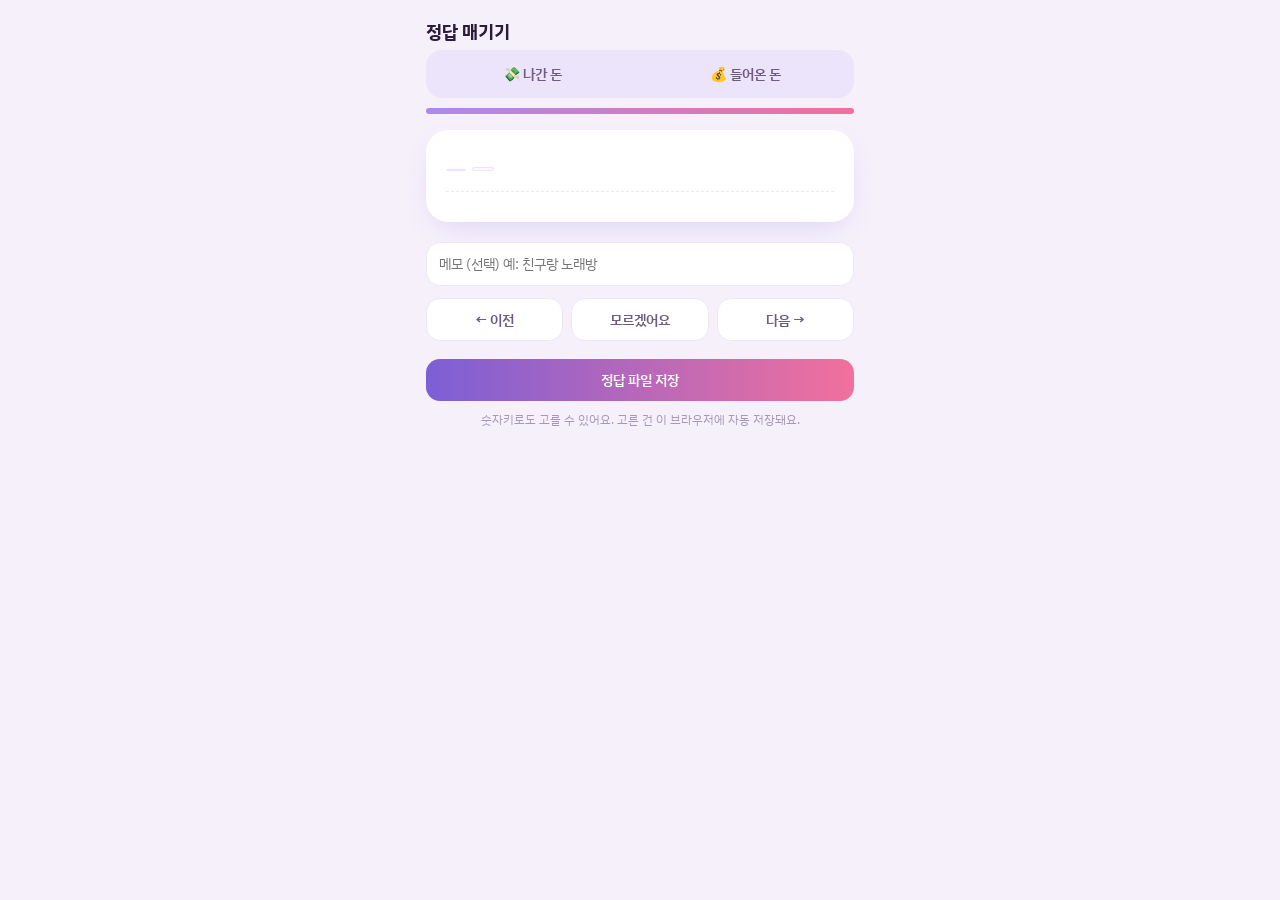
<file: app/agent/label_page.html>
<!doctype html>
<html lang="ko">
<head>
<meta charset="utf-8">
<meta name="viewport" content="width=device-width, initial-scale=1">
<title>정답 매기기</title>
<link rel="preconnect" href="https://fonts.googleapis.com">
<link href="https://fonts.googleapis.com/css2?family=IBM+Plex+Sans+KR:wght@400;500;600;700&family=Outfit:wght@500;600;700&display=swap" rel="stylesheet">
<style>
:root {
  --ink: #2b1b3d; --ink-soft: #6d5b80; --ink-faint: #a597b5;
  --bg: #f6f0fb; --paper: #ffffff; --tint: #fbf7fe; --line: #eee6f6;
  --lilac: #a98bea; --lilac-soft: #ece4fb; --lilac-deep: #7c5fd6;
  --pink: #f2709c; --sun-soft: #fff4c7; --good: #3fb68b;
  --shadow: 0 10px 30px -12px rgba(124, 95, 214, .28);
  --num: "Outfit", "IBM Plex Sans KR", sans-serif;
}
@media (prefers-color-scheme: dark) {
  :root {
    --ink: #f1eaf9; --ink-soft: #c2b4d4; --ink-faint: #8a7b9d;
    --bg: #17121e; --paper: #221b2c; --tint: #2a2236; --line: #362c44;
    --lilac-soft: #352a4c; --sun-soft: #3a3320; --shadow: 0 10px 30px -12px rgba(0, 0, 0, .6);
  }
}
* { box-sizing: border-box; }
[hidden] { display: none !important; }
body {
  margin: 0; min-height: 100vh; color: var(--ink); background: var(--bg);
  font: 15px/1.55 "IBM Plex Sans KR", system-ui, sans-serif;
}
.wrap { max-width: 460px; margin: 0 auto; padding: 18px 16px 40px; }
header { display: flex; align-items: center; justify-content: space-between; gap: 12px; margin-bottom: 14px; }
h1 { font-size: 18px; margin: 0; }
.count { font-family: var(--num); color: var(--ink-soft); font-size: 14px; white-space: nowrap; }
.bar { height: 6px; border-radius: 99px; background: var(--lilac-soft); overflow: hidden; margin-bottom: 16px; }
.bar i { display: block; height: 100%; background: linear-gradient(90deg, var(--lilac), var(--pink)); transition: width .25s; }
.card { background: var(--paper); border-radius: 22px; box-shadow: var(--shadow); padding: 20px; }
.when { color: var(--ink-soft); font-size: 13px; }
.name { font-size: 20px; font-weight: 700; margin: 4px 0 2px; word-break: break-all; }
.amount { font-family: var(--num); font-size: 30px; font-weight: 700; letter-spacing: -.5px; }
.kind { display: inline-block; margin-top: 6px; font-size: 12px; color: var(--ink-soft); background: var(--tint);
  border: 1px solid var(--line); border-radius: 99px; padding: 1px 10px; }
.done-badge { float: right; font-size: 12px; font-weight: 600; color: var(--good); }
.near { margin-top: 14px; border-top: 1px dashed var(--line); padding-top: 10px; }
.near h3 { margin: 0 0 6px; font-size: 12px; font-weight: 600; color: var(--ink-faint); }
.near div { display: flex; gap: 8px; font-size: 13px; color: var(--ink-soft); }
.near .t { font-family: var(--num); width: 40px; flex: none; }
.near .n { flex: 1; min-width: 0; overflow: hidden; text-overflow: ellipsis; white-space: nowrap; }
.near .a { font-family: var(--num); flex: none; }
.near .in { color: var(--good); }
.grid { display: grid; grid-template-columns: repeat(3, 1fr); gap: 8px; margin-top: 14px; }
.cat { border: 1.5px solid var(--line); background: var(--paper); color: var(--ink); border-radius: 16px;
  padding: 10px 4px 8px; cursor: pointer; font: inherit; font-size: 14px; font-weight: 600; position: relative; }
.cat .e { display: block; font-size: 22px; line-height: 1.2; }
.cat .k { position: absolute; top: 4px; left: 8px; font: 500 10px var(--num); color: var(--ink-faint); }
.cat:hover { border-color: var(--lilac); }
.cat.on { border-color: var(--lilac-deep); background: var(--lilac-soft); }
.memo { width: 100%; margin-top: 12px; border: 1.5px solid var(--line); background: var(--paper); color: var(--ink);
  border-radius: 14px; padding: 10px 12px; font: inherit; font-size: 14px; }
.same { margin-top: 10px; width: 100%; border: 0; border-radius: 14px; padding: 10px; cursor: pointer;
  background: var(--sun-soft); color: var(--ink); font: inherit; font-size: 14px; font-weight: 600; }
.nav { display: flex; gap: 8px; margin-top: 12px; }
.nav button, .save { flex: 1; border: 1.5px solid var(--line); background: var(--paper); color: var(--ink-soft);
  border-radius: 14px; padding: 10px; cursor: pointer; font: inherit; font-size: 14px; font-weight: 600; }
.save { display: block; width: 100%; margin-top: 18px; border: 0; color: #fff;
  background: linear-gradient(90deg, var(--lilac-deep), var(--pink)); }
.hint { margin-top: 10px; font-size: 12px; color: var(--ink-faint); text-align: center; }
.amount.in { color: var(--good); }
.dir { display: inline-block; margin-right: 6px; font-size: 12px; font-weight: 700; border-radius: 99px; padding: 1px 10px;
  background: var(--lilac-soft); color: var(--lilac-deep); }
.dir.in { background: rgba(63, 182, 139, .15); color: var(--good); }
.pays { margin-top: 12px; background: var(--paper); border-radius: 18px; box-shadow: var(--shadow); padding: 14px; }
.pays h3 { margin: 0 0 8px; font-size: 14px; }
.pays label { display: flex; align-items: center; gap: 8px; padding: 7px 4px; border-top: 1px solid var(--line);
  font-size: 13px; cursor: pointer; }
.pays label:first-of-type { border-top: 0; }
.pays input { width: 18px; height: 18px; accent-color: var(--lilac-deep); flex: none; }
.pays .t { color: var(--ink-faint); font-family: var(--num); width: 92px; flex: none; }
.pays .n { flex: 1; min-width: 0; overflow: hidden; text-overflow: ellipsis; white-space: nowrap; }
.pays .a { font-family: var(--num); flex: none; }
.pays p { margin: 8px 0 0; font-size: 12px; color: var(--ink-faint); }
.ver { font-size: 12px; color: var(--ink-faint); margin: -10px 0 12px; }
.seg { display: flex; gap: 6px; background: var(--lilac-soft); padding: 4px; border-radius: 16px; margin-bottom: 10px; }
.seg button { flex: 1; border: 0; background: transparent; color: var(--ink-soft); border-radius: 12px; padding: 9px 4px;
  cursor: pointer; font: inherit; font-size: 14px; font-weight: 600; }
.seg button.on { background: var(--paper); color: var(--ink); box-shadow: var(--shadow); }
.seg b { font-family: var(--num); font-weight: 500; font-size: 12px; color: var(--ink-faint); margin-left: 2px; }
.pick-hint { margin: 14px 2px -6px; font-size: 13px; font-weight: 600; color: var(--ink-soft); }
.finish { text-align: center; padding: 28px 10px; }
.finish b { display: block; font-size: 20px; margin-bottom: 6px; }
</style>
</head>
<body>
<div class="wrap">
  <header>
    <h1>정답 매기기</h1>
    <span class="count" id="count"></span>
  </header>
  <p class="ver" id="ver"></p>
  <div class="seg" id="seg">
    <button data-mode="out">💸 나간 돈 <b id="cnt-out"></b></button>
    <button data-mode="in">💰 들어온 돈 <b id="cnt-in"></b></button>
  </div>
  <div class="bar"><i id="bar"></i></div>

  <section class="card" id="card">
    <span class="done-badge" id="badge" hidden>✓ 골랐어요</span>
    <div class="when" id="when"></div>
    <div class="name" id="name"></div>
    <div class="amount" id="amount"></div>
    <span class="dir" id="dir"></span><span class="kind" id="kind"></span>
    <div class="near" id="near"></div>
  </section>
  <section class="card finish" id="finish" hidden>
    <b>다 했어요 🎉</b>
    아래 버튼으로 파일을 저장해서 보내주세요.
  </section>

  <p class="pick-hint" id="pick-hint"></p>
  <div class="grid" id="grid"></div>
  <section class="pays" id="pays" hidden></section>
  <button class="same" id="same" hidden></button>
  <input class="memo" id="memo" placeholder="메모 (선택) 예: 친구랑 노래방">
  <div class="nav">
    <button id="prev">← 이전</button>
    <button id="skip">모르겠어요</button>
    <button id="next">다음 →</button>
  </div>
  <button class="save" id="save">정답 파일 저장</button>
  <p class="hint">숫자키로도 고를 수 있어요. 고른 건 이 브라우저에 자동 저장돼요.</p>
</div>

<script>
const DATA = /*DATA*/;
const KEY = "label-answers-" + DATA.key;  // 페이지를 새로 만들면 key가 바뀌어 이전 답은 처음부터
const won = n => n.toLocaleString("ko-KR") + "원";
let answers = {};
try { answers = JSON.parse(localStorage.getItem(KEY) || "{}"); } catch (e) {}
// --prefill로 만들었을 때만: 앱에서 이미 고른 답을 미리 채운다. 여기서 바꾼 답이 우선.
for (const [id, a] of Object.entries(DATA.preset || {})) {
  if (!answers[id]) answers[id] = { ...a, fromApp: true };
}
const persist = () => { try { localStorage.setItem(KEY, JSON.stringify(answers)); } catch (e) {} };
const answered = r => answers[r.id] && answers[r.id].category;

// 나간 돈(카테고리 13개)과 들어온 돈(수입 종류 5개)은 따로 매긴다
const all = DATA.rows;
const lists = { out: all.filter(r => !r.in), in: all.filter(r => r.in) };
const firstOpen = list => { const k = list.findIndex(r => !answered(r)); return k < 0 ? list.length : k; };
const pos = { out: firstOpen(lists.out), in: firstOpen(lists.in) };
let mode = "out", rows = lists.out, i = pos.out;
function setMode(m) {
  pos[mode] = i;
  mode = m; rows = lists[m]; i = pos[m];
  gridFor = null;
  document.querySelectorAll("#seg button").forEach(b => b.classList.toggle("on", b.dataset.mode === m));
  render();
}

const $ = id => document.getElementById(id);
$("ver").textContent = `${DATA.built} 버전 · 나간 돈 카테고리 ${DATA.categories.length}개 · 들어온 돈 종류 ${DATA.income.length}개`;
document.querySelectorAll("#seg button").forEach(b => b.onclick = () => setMode(b.dataset.mode));
const choices = r => r.in ? DATA.income : DATA.categories;  // 들어온 돈은 따로 (정산·용돈·알바비…)
let gridFor = null;
function drawGrid(r) {
  if (gridFor === r.in) return;
  gridFor = r.in;
  $("grid").innerHTML = choices(r).map((c, k) =>
    `<button class="cat" data-cat="${c.name}" title="${c.description || ""}">` +
    (k < 10 ? `<span class="k">${(k + 1) % 10}</span>` : "") +
    `<span class="e">${c.emoji}</span>${c.name}</button>`).join("");
}

function sameLeft(r) {
  // 친구 이름은 매번 용도가 달라서 들어온 돈에는 '한 번에 정하기'를 쓰지 않는다
  return r.in ? [] : rows.filter(o => o.id !== r.id && !o.in && o.name === r.name && !answered(o));
}

function drawPays(r, a) {
  const show = r.in && a.category === "정산";
  $("pays").hidden = !show;
  if (!show) return;
  const chosen = new Set(a.pays || []);
  $("pays").innerHTML = "<h3>어느 결제의 몫인가요? (여러 개 가능)</h3>" + (r.pays.length
    ? r.pays.map(p => `<label><input type="checkbox" value="${p.id}" ${chosen.has(p.id) ? "checked" : ""}>` +
        `<span class="t">${p.when}</span><span class="n">${esc(p.name)}</span>` +
        `<span class="a">${won(p.amount)}</span></label>`).join("")
    : "") + "<p>목록에 없거나 모르겠으면 고르지 않고 다음으로 넘어가도 돼요.</p>";
}

function render() {
  const total = rows.length, done = rows.filter(answered).length;
  $("count").textContent = `전체 ${all.filter(answered).length} / ${all.length}`;
  $("cnt-out").textContent = `${lists.out.filter(answered).length}/${lists.out.length}`;
  $("cnt-in").textContent = `${lists.in.filter(answered).length}/${lists.in.length}`;
  $("bar").style.width = (done / total * 100) + "%";
  const end = i >= total;
  $("card").hidden = end; $("finish").hidden = !end;
  $("prev").disabled = i === 0;
  $("pick-hint").textContent = end ? "" : mode === "in"
    ? `들어온 돈은 어떤 돈인지 ${DATA.income.length}가지 중에서 골라요`
    : `어디에 쓴 돈인지 카테고리 ${DATA.categories.length}개 중에서 골라요`;
  if (end) { $("same").hidden = true; $("pays").hidden = true; $("grid").innerHTML = ""; gridFor = null; return; }
  const r = rows[i], a = answers[r.id] || {};
  drawGrid(r);
  drawPays(r, a);
  $("when").textContent = r.when;
  $("name").textContent = r.name;
  $("amount").textContent = (r.in ? "+" : "-") + won(r.amount);
  $("amount").classList.toggle("in", r.in);
  $("dir").textContent = r.in ? "들어온 돈" : "나간 돈";
  $("dir").classList.toggle("in", r.in);
  $("kind").textContent = r.kind || (r.in ? "입금" : "결제");
  $("badge").hidden = !a.category;
  $("badge").textContent = a.fromApp ? "✓ 앱에서 고른 답" : "✓ 골랐어요";
  $("near").innerHTML = r.near.length
    ? "<h3>앞뒤 2시간 거래</h3>" + r.near.map(n =>
        `<div><span class="t">${n.time}</span><span class="n">${esc(n.name)}</span>` +
        `<span class="a ${n.in ? "in" : ""}">${n.in ? "+" : "-"}${won(n.amount)}</span></div>`).join("")
    : "";
  document.querySelectorAll(".cat").forEach(b => b.classList.toggle("on", b.dataset.cat === a.category));
  $("memo").value = a.memo || "";
  const left = a.category ? sameLeft(r) : [];
  $("same").hidden = !left.length;
  $("same").textContent = `'${r.name}' 남은 ${left.length}건도 ${a.category}(으)로`;
}
const esc = s => s.replace(/[&<>"]/g, c => ({"&": "&amp;", "<": "&lt;", ">": "&gt;", '"': "&quot;"}[c]));

function pick(cat) {
  const r = rows[i];
  answers[r.id] = { ...(answers[r.id] || {}), category: cat };
  delete answers[r.id].fromApp;
  if (cat !== "정산") delete answers[r.id].pays;
  persist();
  // 같은 이름이 더 있으면 한 번에 정할 기회를, 정산이면 결제를 고를 기회를 준다
  if (sameLeft(r).length || (r.in && cat === "정산" && r.pays.length)) { render(); return; }
  go(1);
}
$("pays").addEventListener("change", () => {
  const r = rows[i];
  answers[r.id].pays = [...$("pays").querySelectorAll("input:checked")].map(x => Number(x.value));
  persist();
});
function go(step) {
  i = Math.min(rows.length, Math.max(0, i + step));
  render();
  window.scrollTo({ top: 0 });
}

$("grid").addEventListener("click", e => {
  const b = e.target.closest(".cat");
  if (b && i < rows.length) pick(b.dataset.cat);
});
$("same").onclick = () => {
  const r = rows[i], cat = answers[r.id].category;
  sameLeft(r).forEach(o => { answers[o.id] = { ...(answers[o.id] || {}), category: cat }; });
  persist();
  go(1);
};
$("memo").oninput = e => {
  const r = rows[i];
  if (!r) return;
  answers[r.id] = { ...(answers[r.id] || {}), memo: e.target.value };
  persist();
};
$("prev").onclick = () => go(-1);
$("next").onclick = () => go(1);
$("skip").onclick = () => {
  const r = rows[i];
  if (r && answers[r.id]) { delete answers[r.id].category; persist(); }
  go(1);
};
document.addEventListener("keydown", e => {
  if (e.target.tagName === "INPUT") return;
  if (/^[0-9]$/.test(e.key)) {
    const c = i < rows.length && choices(rows[i])[(Number(e.key) + 9) % 10];
    if (c && i < rows.length) pick(c.name);
  } else if (e.key === "ArrowLeft") go(-1);
  else if (e.key === "ArrowRight") go(1);
});
$("save").onclick = () => {
  const q = s => `"${String(s || "").replace(/"/g, '""')}"`;
  const lines = ["번호,방향,정답,정산결제,메모",
    ...all.filter(r => answers[r.id] && (answers[r.id].category || answers[r.id].memo)).map(r => {
      const a = answers[r.id];
      return [r.id, r.in ? "들어옴" : "나감", q(a.category), q((a.pays || []).join(" ")), q(a.memo)].join(",");
    })];
  const blob = new Blob(["﻿" + lines.join("\r\n")], { type: "text/csv" });
  const a = document.createElement("a");
  a.href = URL.createObjectURL(blob);
  a.download = "정답.csv";
  a.click();
};
setMode("out");
</script>
</body>
</html>
</file>
